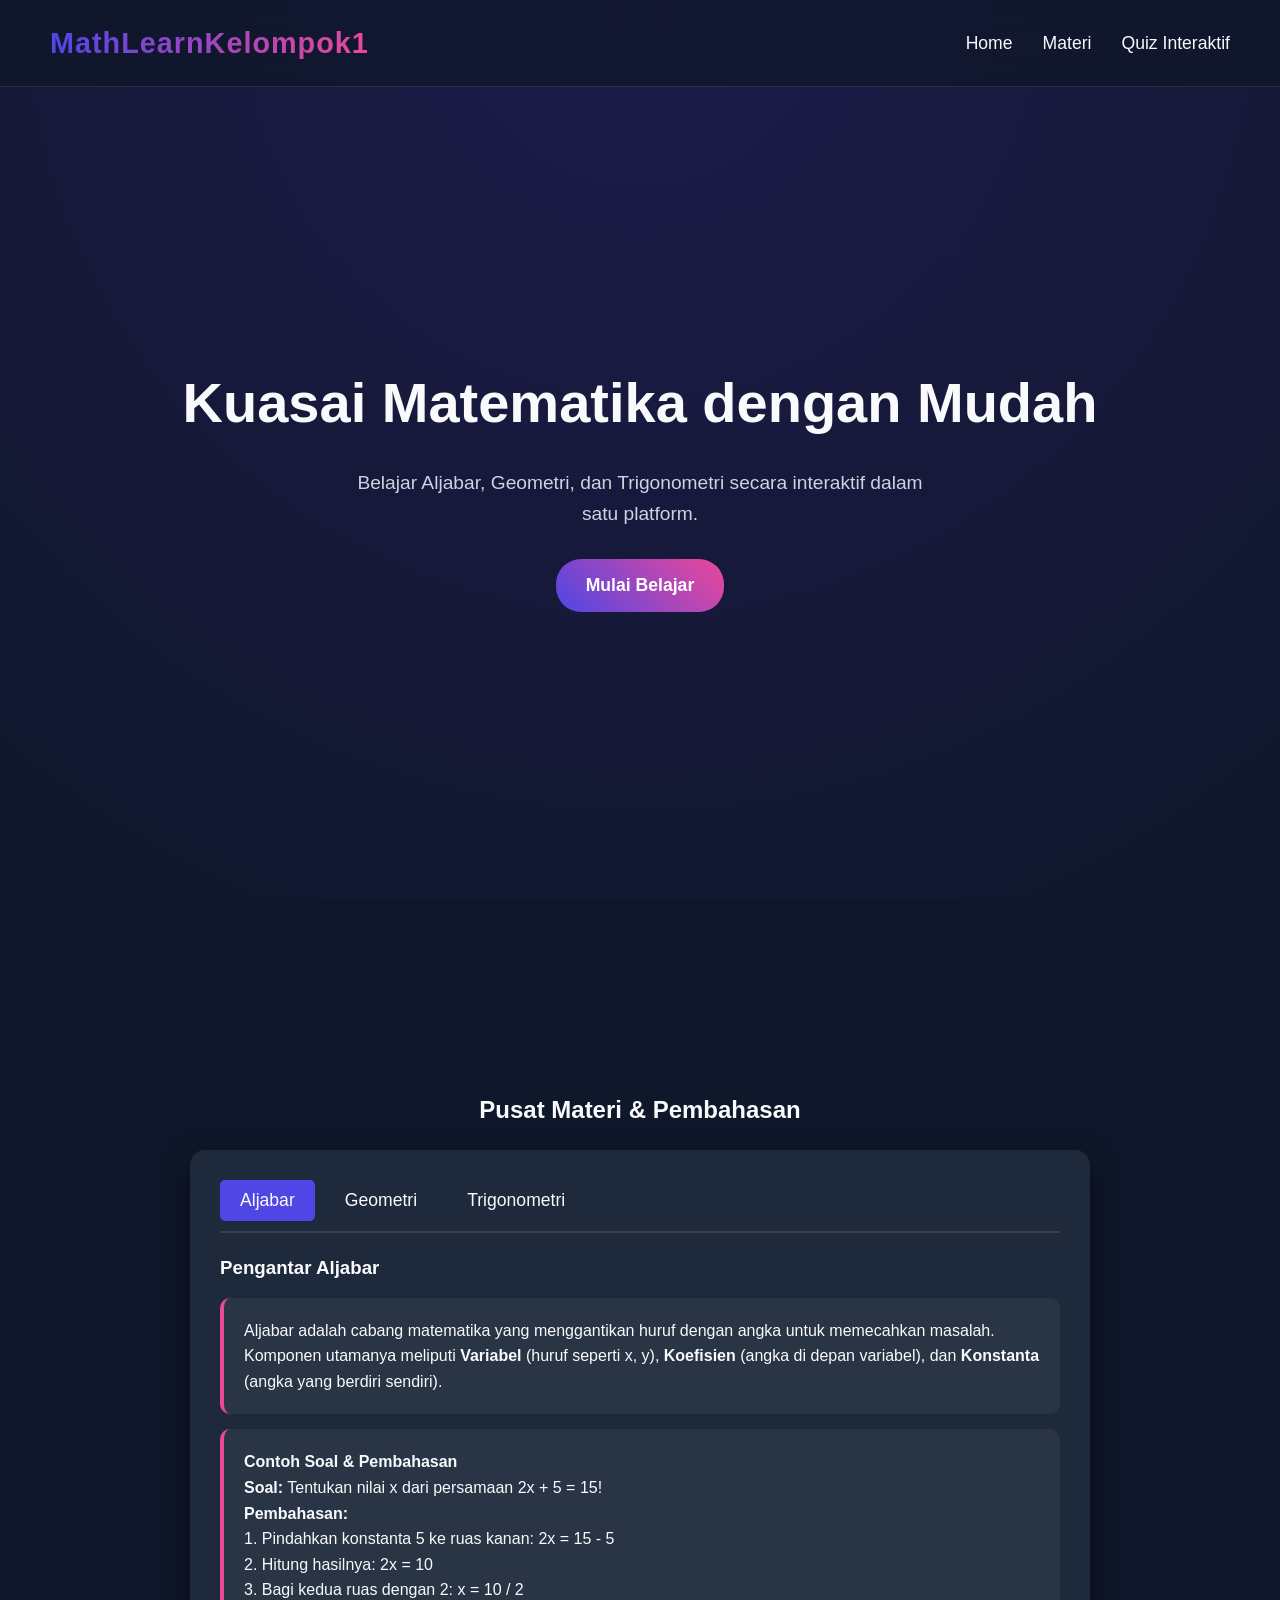
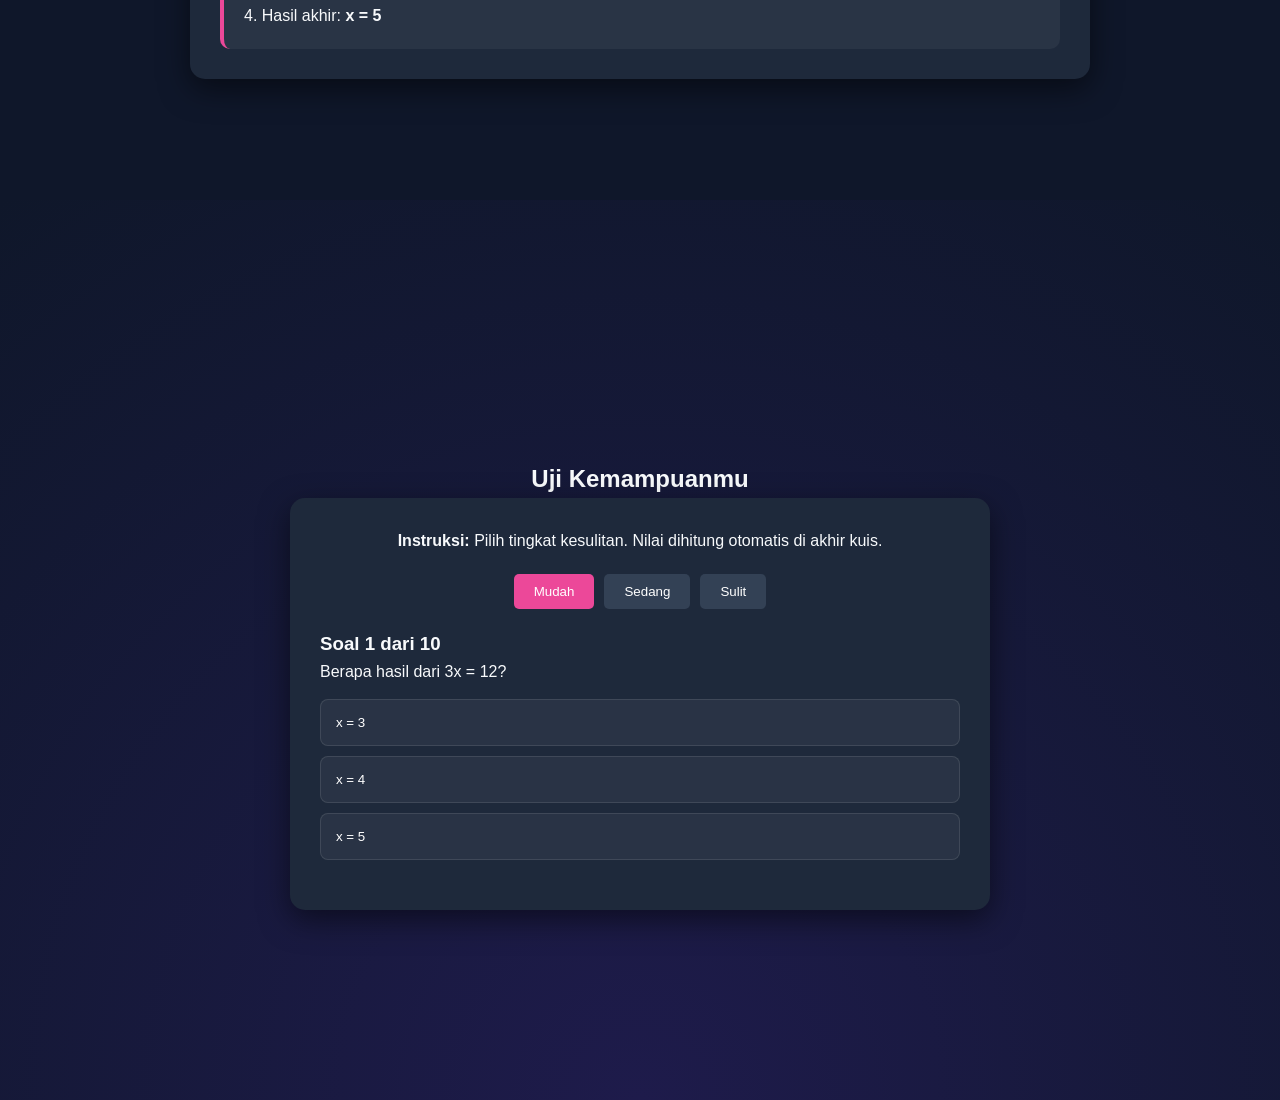
<file: index.html>
<!DOCTYPE html>
<html lang="id">
<head>
    <meta charset="UTF-8">
    <meta name="viewport" content="width=device-width, initial-scale=1.0">
    <title>MediaMathkelompok1 | Eksplorasi Matematika</title>
    <link rel="stylesheet" href="style.css">
</head>
<body>

    <nav>
        <h1>MathLearnKelompok1</h1>
        <ul class="nav-links">
            <li><a href="#home">Home</a></li>
            <li><a href="#materi">Materi</a></li>
            <li><a href="#quiz">Quiz Interaktif</a></li>
        </ul>
        <div class="hamburger" onclick="toggleSidebar()">
            <span></span>
            <span></span>
            <span></span>
        </div>
    </nav>

    <div class="sidebar" id="sidebarMenu">
        <a href="#home" onclick="toggleSidebar()">Home</a>
        <a href="#materi" onclick="toggleSidebar()">Materi</a>
        <a href="#quiz" onclick="toggleSidebar()">Quiz Interaktif</a>
    </div>

    <section id="home">
        <h2>Kuasai Matematika dengan Mudah</h2>
        <p style="font-size: 1.2rem; margin-bottom: 30px; color: #cbd5e1; max-width: 600px;">Belajar Aljabar, Geometri, dan Trigonometri secara interaktif dalam satu platform.</p>
        <a href="#materi" class="btn">Mulai Belajar</a>
    </section>

    <section id="materi">
        <h2>Pusat Materi & Pembahasan</h2>
        <div class="materi-container">
            <div class="tab-buttons">
                <button class="tab-btn active" onclick="openTab(event, 'aljabar')">Aljabar</button>
                <button class="tab-btn" onclick="openTab(event, 'geometri')">Geometri</button>
                <button class="tab-btn" onclick="openTab(event, 'trigonometri')">Trigonometri</button>
            </div>

            <div id="aljabar" class="tab-content active">
                <h3>Pengantar Aljabar</h3>
                <div class="materi-box">
                    <p>Aljabar adalah cabang matematika yang menggantikan huruf dengan angka untuk memecahkan masalah. Komponen utamanya meliputi <strong>Variabel</strong> (huruf seperti x, y), <strong>Koefisien</strong> (angka di depan variabel), dan <strong>Konstanta</strong> (angka yang berdiri sendiri).</p>
                </div>
                <div class="contoh-soal">
                    <h4>Contoh Soal & Pembahasan</h4>
                    <p><strong>Soal:</strong> Tentukan nilai x dari persamaan 2x + 5 = 15!</p>
                    <p><strong>Pembahasan:</strong><br>
                    1. Pindahkan konstanta 5 ke ruas kanan: 2x = 15 - 5<br>
                    2. Hitung hasilnya: 2x = 10<br>
                    3. Bagi kedua ruas dengan 2: x = 10 / 2<br>
                    4. Hasil akhir: <strong>x = 5</strong></p>
                </div>
            </div>

            <div id="geometri" class="tab-content">
                <h3>Dasar Geometri</h3>
                <div class="materi-box">
                    <p>Geometri mempelajari bentuk, ukuran, dan posisi bangun ruang maupun bangun datar. Salah satu konsep penting adalah <strong>Teorema Pythagoras</strong> (a² + b² = c²) yang berlaku pada segitiga siku-siku.</p>
                </div>
                <div class="contoh-soal">
                    <h4>Contoh Soal & Pembahasan</h4>
                    <p><strong>Soal:</strong> Sebuah segitiga siku-siku memiliki alas 3 cm dan tinggi 4 cm. Berapakah sisi miringnya?</p>
                    <p><strong>Pembahasan:</strong><br>
                    1. Gunakan rumus Pythagoras: c² = a² + b²<br>
                    2. Masukkan nilai: c² = 3² + 4²<br>
                    3. Hitung pangkat: c² = 9 + 16 = 25<br>
                    4. Akar dari 25: <strong>c = 5 cm</strong></p>
                </div>
            </div>

            <div id="trigonometri" class="tab-content">
                <h3>Konsep Trigonometri</h3>
                <div class="materi-box">
                    <p>Trigonometri mempelajari hubungan antara sudut dan sisi pada segitiga. Nilai dasar trigonometri meliputi: <strong>Sinus (Sin)</strong> = Depan/Miring, <strong>Cosinus (Cos)</strong> = Samping/Miring, dan <strong>Tangen (Tan)</strong> = Depan/Samping.</p>
                </div>
                <div class="contoh-soal">
                    <h4>Contoh Soal & Pembahasan</h4>
                    <p><strong>Soal:</strong> Jika Sin A = 3/5, tentukan nilai Cos A (asumsikan sudut lancip)!</p>
                    <p><strong>Pembahasan:</strong><br>
                    1. Diketahui Sisi Depan = 3, Sisi Miring = 5.<br>
                    2. Cari Sisi Samping pakai Pythagoras: √(5² - 3²) = √(25 - 9) = √16 = 4.<br>
                    3. Rumus Cos = Samping/Miring.<br>
                    4. Hasil akhir: <strong>Cos A = 4/5</strong></p>
                </div>
            </div>
        </div>
    </section>

    <section id="quiz">
        <h2>Uji Kemampuanmu</h2>
        <div class="quiz-panel">
            <p style="margin-bottom: 15px;"><strong>Instruksi:</strong> Pilih tingkat kesulitan. Nilai dihitung otomatis di akhir kuis.</p>
            
            <div class="level-selector">
                <button class="level-btn active" onclick="loadQuiz(event, 'mudah')">Mudah</button>
                <button class="level-btn" onclick="loadQuiz(event, 'sedang')">Sedang</button>
                <button class="level-btn" onclick="loadQuiz(event, 'sulit')">Sulit</button>
            </div>

            <div id="quiz-container"></div>
            
            <div id="score-board">
                Skor Anda: <span id="final-score">0</span> / 100
                <br>
                <button class="btn" style="margin-top: 20px;" onclick="loadQuiz(null, 'mudah')">Main Lagi</button>
            </div>
        </div>
    </section>

    <script src="script.js"></script>
</body>
</html>
</file>
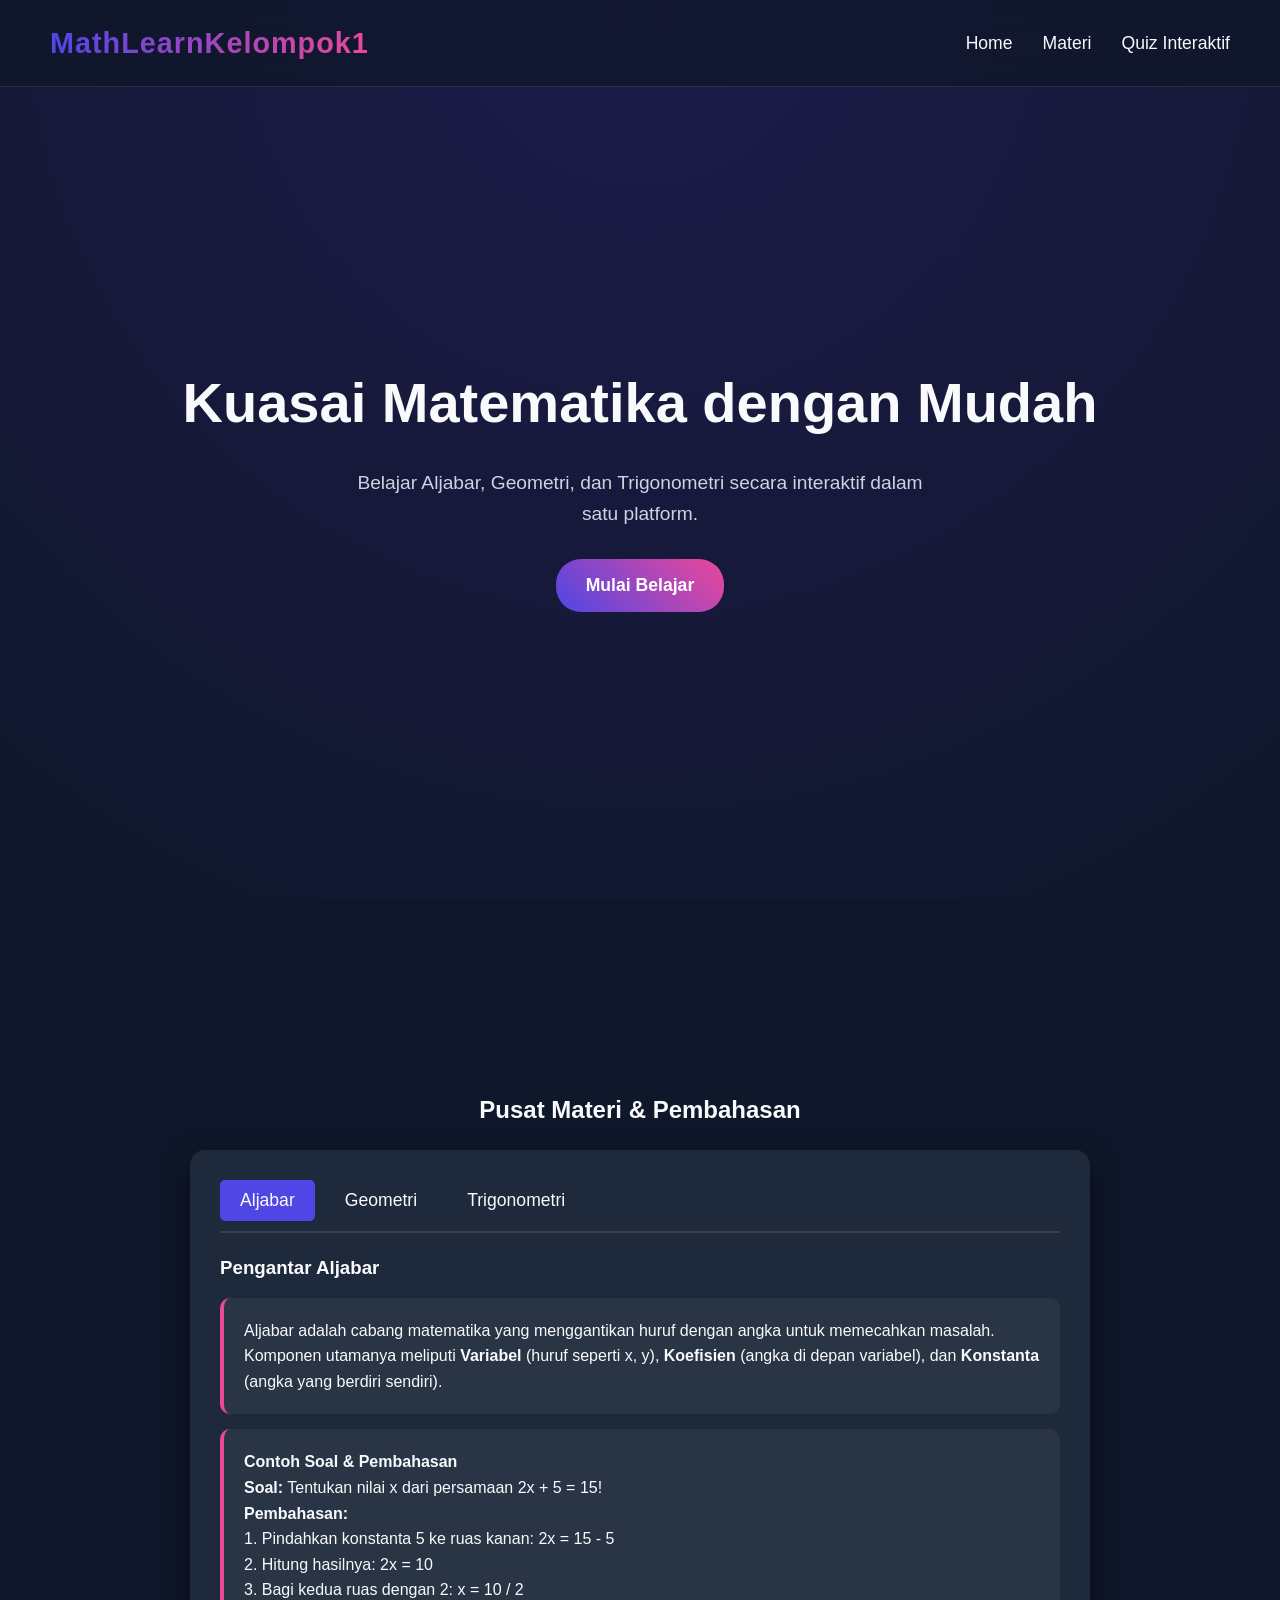
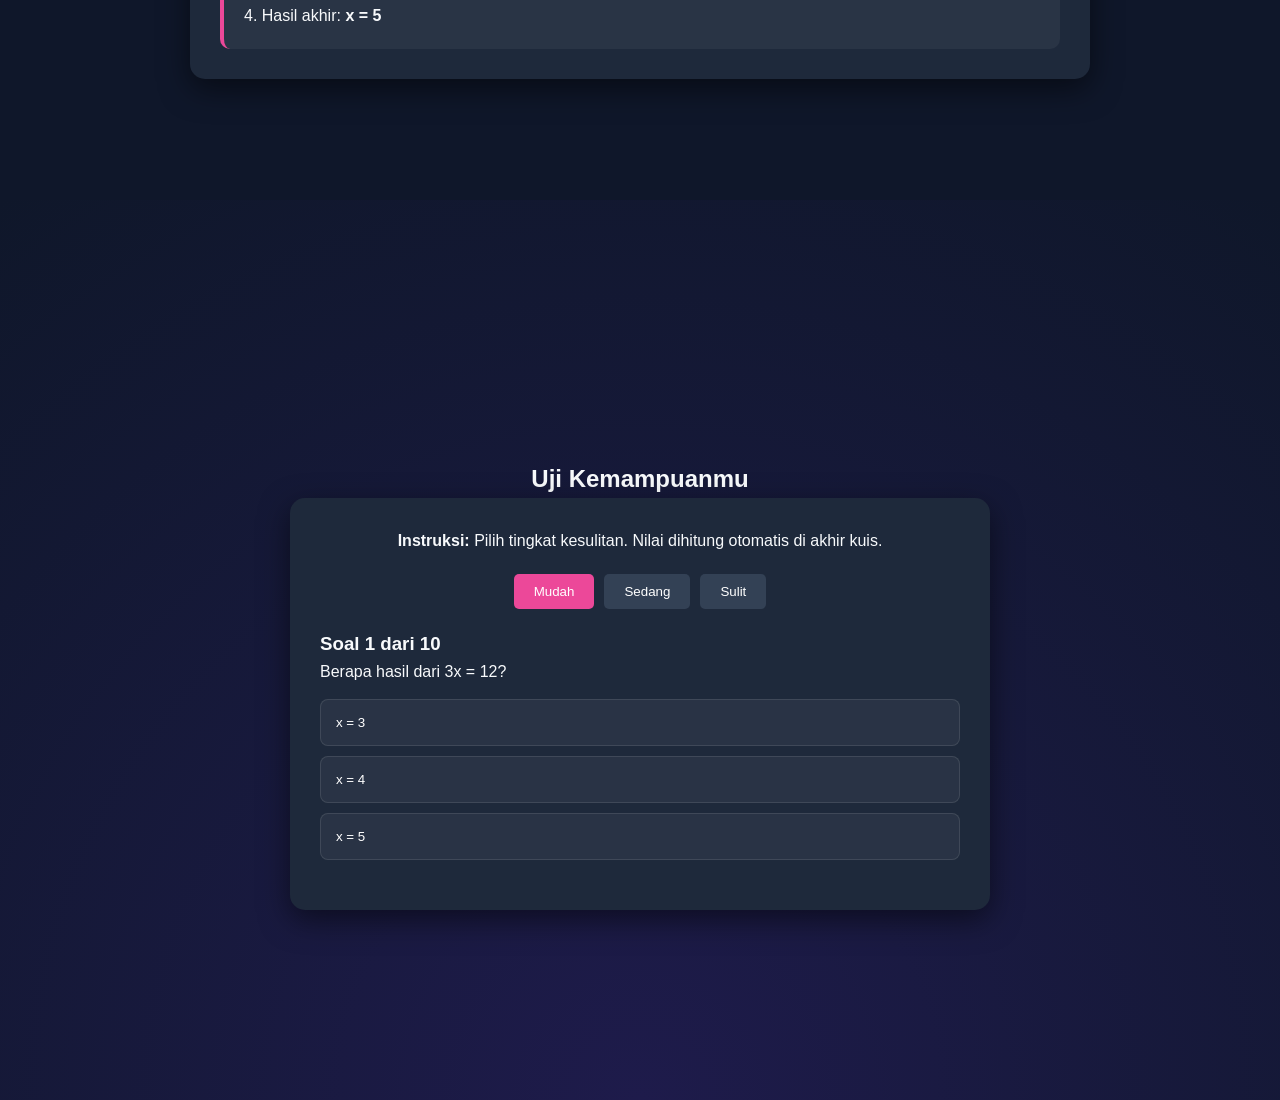
<file: kelompok1.html>
<!DOCTYPE html>
<html lang="id">
<head>
    <meta charset="UTF-8">
    <meta name="viewport" content="width=device-width, initial-scale=1.0">
    <title>MediaMathkelompok1| Eksplorasi Matematika</title>
    <style>
        :root {
            --primary: #4F46E5;
            --secondary: #ec4899;
            --bg: #0f172a;
            --surface: #1e293b;
            --text: #f8fafc;
        }

        * {
            margin: 0;
            padding: 0;
            box-sizing: border-box;
            font-family: 'Segoe UI', Tahoma, Geneva, Verdana, sans-serif;
            scroll-behavior: smooth;
        }

        body {
            background-color: var(--bg);
            color: var(--text);
            line-height: 1.6;
            overflow-x: hidden;
        }

        /* --- Navbar Desktop --- */
        nav {
            position: fixed;
            top: 0; width: 100%;
            background: rgba(15, 23, 42, 0.8);
            backdrop-filter: blur(15px);
            padding: 20px 50px;
            display: flex;
            justify-content: space-between;
            align-items: center;
            z-index: 1000;
            border-bottom: 1px solid rgba(255,255,255,0.1);
        }

        nav h1 {
            background: linear-gradient(to right, var(--primary), var(--secondary));
            -webkit-background-clip: text;
            -webkit-text-fill-color: transparent;
            font-size: 1.8rem;
            letter-spacing: 1px;
        }

        .nav-links {
            list-style: none;
            display: flex;
            gap: 30px;
        }

        .nav-links a {
            color: var(--text);
            text-decoration: none;
            font-weight: 500;
            font-size: 1.1rem;
            position: relative;
            padding-bottom: 5px;
            transition: color 0.3s ease;
        }

        .nav-links a::after {
            content: '';
            position: absolute;
            width: 0;
            height: 2px;
            bottom: 0;
            left: 50%;
            background: linear-gradient(to right, var(--primary), var(--secondary));
            transition: all 0.3s ease;
            transform: translateX(-50%);
        }

        .nav-links a:hover {
            color: var(--secondary);
        }

        .nav-links a:hover::after {
            width: 100%;
        }

        /* --- Hamburger Menu Icon --- */
        .hamburger {
            display: none;
            cursor: pointer;
            flex-direction: column;
            gap: 5px;
            z-index: 2001;
        }

        .hamburger span {
            display: block;
            width: 25px;
            height: 3px;
            background-color: var(--text);
            border-radius: 3px;
            transition: 0.3s ease;
        }

        /* --- Sidebar Slide Menu --- */
        .sidebar {
            position: fixed;
            top: 0;
            right: -300px; 
            width: 250px;
            height: 100vh;
            background: rgba(30, 41, 59, 0.95);
            backdrop-filter: blur(10px);
            box-shadow: -5px 0 20px rgba(0,0,0,0.5);
            z-index: 1500;
            padding-top: 80px;
            transition: right 0.4s cubic-bezier(0.77, 0.2, 0.05, 1.0);
            display: flex;
            flex-direction: column;
            gap: 10px;
        }

        .sidebar.active {
            right: 0; 
        }

        .sidebar a {
            padding: 15px 30px;
            text-decoration: none;
            font-size: 1.2rem;
            color: var(--text);
            font-weight: 500;
            transition: 0.3s;
            border-left: 4px solid transparent;
        }

        .sidebar a:hover {
            background: rgba(255,255,255,0.05);
            border-left: 4px solid var(--secondary);
            color: var(--secondary);
            padding-left: 40px;
        }

        @media screen and (max-width: 768px) {
            .nav-links { display: none; } 
            .hamburger { display: flex; } 
            nav { padding: 20px 30px; }
        }

        /* --- Sections --- */
        section {
            min-height: 100vh;
            padding: 120px 50px 50px;
            display: flex;
            flex-direction: column;
            align-items: center;
            justify-content: center;
        }

        #home {
            text-align: center;
            background: radial-gradient(circle at top, #1e1b4b, var(--bg));
        }

        #home h2 { font-size: 3.5rem; margin-bottom: 20px; }

        .btn {
            padding: 12px 30px;
            background: linear-gradient(45deg, var(--primary), var(--secondary));
            border: none;
            border-radius: 25px;
            color: white;
            font-weight: bold;
            font-size: 1.1rem;
            cursor: pointer;
            text-decoration: none;
            transition: transform 0.2s, box-shadow 0.2s;
        }

        .btn:hover { 
            transform: scale(1.05); 
            box-shadow: 0 5px 15px rgba(236, 72, 153, 0.4);
        }

        .materi-container {
            width: 100%;
            max-width: 900px;
            background: var(--surface);
            border-radius: 15px;
            padding: 30px;
            box-shadow: 0 10px 30px rgba(0,0,0,0.5);
            margin-top: 20px;
        }

        .tab-buttons {
            display: flex;
            gap: 10px;
            margin-bottom: 20px;
            border-bottom: 2px solid rgba(255,255,255,0.1);
            padding-bottom: 10px;
            flex-wrap: wrap;
        }

        .tab-btn {
            background: transparent;
            color: var(--text);
            border: none;
            padding: 10px 20px;
            cursor: pointer;
            font-size: 1.1rem;
            border-radius: 5px;
            transition: 0.3s;
        }

        .tab-btn.active, .tab-btn:hover { background: var(--primary); }
        .tab-content { display: none; }
        .tab-content.active { display: block; animation: fadeIn 0.5s ease; }

        @keyframes fadeIn {
            from { opacity: 0; transform: translateY(10px); }
            to { opacity: 1; transform: translateY(0); }
        }

        .materi-box, .contoh-soal {
            background: rgba(255,255,255,0.05);
            padding: 20px;
            border-radius: 10px;
            margin-top: 15px;
            border-left: 4px solid var(--secondary);
        }

        #quiz { background: radial-gradient(circle at bottom, #1e1b4b, var(--bg)); }

        .quiz-panel {
            width: 100%;
            max-width: 700px;
            background: var(--surface);
            padding: 30px;
            border-radius: 15px;
            text-align: center;
            box-shadow: 0 10px 30px rgba(0,0,0,0.5);
        }

        .level-selector { margin: 20px 0; display: flex; justify-content: center; gap: 10px; }
        .level-btn {
            padding: 10px 20px; background: #334155; border: none;
            color: white; border-radius: 5px; cursor: pointer; transition: 0.3s;
        }
        .level-btn.active { background: var(--secondary); }
        .level-btn:hover { background: var(--primary); }

        .question-box { margin: 20px 0; text-align: left; display: none; }
        .options { display: flex; flex-direction: column; gap: 10px; margin-top: 15px; }
        .option-btn {
            padding: 15px; background: rgba(255,255,255,0.05); border: 1px solid rgba(255,255,255,0.1);
            color: white; border-radius: 8px; cursor: pointer; text-align: left; transition: 0.2s;
        }
        .option-btn:hover { background: var(--primary); border-color: var(--primary); }
        #score-board { display: none; margin-top: 20px; font-size: 1.5rem; color: #4ade80; font-weight: bold; }
    </style>
</head>
<body>

    <nav>
        <h1>MathLearnKelompok1</h1>
        <ul class="nav-links">
            <li><a href="#home">Home</a></li>
            <li><a href="#materi">Materi</a></li>
            <li><a href="#quiz">Quiz Interaktif</a></li>
        </ul>
        <div class="hamburger" onclick="toggleSidebar()">
            <span></span>
            <span></span>
            <span></span>
        </div>
    </nav>

    <div class="sidebar" id="sidebarMenu">
        <a href="#home" onclick="toggleSidebar()">Home</a>
        <a href="#materi" onclick="toggleSidebar()">Materi</a>
        <a href="#quiz" onclick="toggleSidebar()">Quiz Interaktif</a>
    </div>

    <section id="home">
        <h2>Kuasai Matematika dengan Mudah</h2>
        <p style="font-size: 1.2rem; margin-bottom: 30px; color: #cbd5e1; max-width: 600px;">Belajar Aljabar, Geometri, dan Trigonometri secara interaktif dalam satu platform.</p>
        <a href="#materi" class="btn">Mulai Belajar</a>
    </section>

    <section id="materi">
        <h2>Pusat Materi & Pembahasan</h2>
        <div class="materi-container">
            <div class="tab-buttons">
                <button class="tab-btn active" onclick="openTab(event, 'aljabar')">Aljabar</button>
                <button class="tab-btn" onclick="openTab(event, 'geometri')">Geometri</button>
                <button class="tab-btn" onclick="openTab(event, 'trigonometri')">Trigonometri</button>
            </div>

            <div id="aljabar" class="tab-content active">
                <h3>Pengantar Aljabar</h3>
                <div class="materi-box">
                    <p>Aljabar adalah cabang matematika yang menggantikan huruf dengan angka untuk memecahkan masalah. Komponen utamanya meliputi <strong>Variabel</strong> (huruf seperti x, y), <strong>Koefisien</strong> (angka di depan variabel), dan <strong>Konstanta</strong> (angka yang berdiri sendiri).</p>
                </div>
                <div class="contoh-soal">
                    <h4>Contoh Soal & Pembahasan</h4>
                    <p><strong>Soal:</strong> Tentukan nilai x dari persamaan 2x + 5 = 15!</p>
                    <p><strong>Pembahasan:</strong><br>
                    1. Pindahkan konstanta 5 ke ruas kanan: 2x = 15 - 5<br>
                    2. Hitung hasilnya: 2x = 10<br>
                    3. Bagi kedua ruas dengan 2: x = 10 / 2<br>
                    4. Hasil akhir: <strong>x = 5</strong></p>
                </div>
            </div>

            <div id="geometri" class="tab-content">
                <h3>Dasar Geometri</h3>
                <div class="materi-box">
                    <p>Geometri mempelajari bentuk, ukuran, dan posisi bangun ruang maupun bangun datar. Salah satu konsep penting adalah <strong>Teorema Pythagoras</strong> (a² + b² = c²) yang berlaku pada segitiga siku-siku.</p>
                </div>
                <div class="contoh-soal">
                    <h4>Contoh Soal & Pembahasan</h4>
                    <p><strong>Soal:</strong> Sebuah segitiga siku-siku memiliki alas 3 cm dan tinggi 4 cm. Berapakah sisi miringnya?</p>
                    <p><strong>Pembahasan:</strong><br>
                    1. Gunakan rumus Pythagoras: c² = a² + b²<br>
                    2. Masukkan nilai: c² = 3² + 4²<br>
                    3. Hitung pangkat: c² = 9 + 16 = 25<br>
                    4. Akar dari 25: <strong>c = 5 cm</strong></p>
                </div>
            </div>

            <div id="trigonometri" class="tab-content">
                <h3>Konsep Trigonometri</h3>
                <div class="materi-box">
                    <p>Trigonometri mempelajari hubungan antara sudut dan sisi pada segitiga. Nilai dasar trigonometri meliputi: <strong>Sinus (Sin)</strong> = Depan/Miring, <strong>Cosinus (Cos)</strong> = Samping/Miring, dan <strong>Tangen (Tan)</strong> = Depan/Samping.</p>
                </div>
                <div class="contoh-soal">
                    <h4>Contoh Soal & Pembahasan</h4>
                    <p><strong>Soal:</strong> Jika Sin A = 3/5, tentukan nilai Cos A (asumsikan sudut lancip)!</p>
                    <p><strong>Pembahasan:</strong><br>
                    1. Diketahui Sisi Depan = 3, Sisi Miring = 5.<br>
                    2. Cari Sisi Samping pakai Pythagoras: √(5² - 3²) = √(25 - 9) = √16 = 4.<br>
                    3. Rumus Cos = Samping/Miring.<br>
                    4. Hasil akhir: <strong>Cos A = 4/5</strong></p>
                </div>
            </div>
        </div>
    </section>

    <section id="quiz">
        <h2>Uji Kemampuanmu</h2>
        <div class="quiz-panel">
            <p style="margin-bottom: 15px;"><strong>Instruksi:</strong> Pilih tingkat kesulitan. Nilai dihitung otomatis di akhir kuis.</p>
            
            <div class="level-selector">
                <button class="level-btn active" onclick="loadQuiz(event, 'mudah')">Mudah</button>
                <button class="level-btn" onclick="loadQuiz(event, 'sedang')">Sedang</button>
                <button class="level-btn" onclick="loadQuiz(event, 'sulit')">Sulit</button>
            </div>

            <div id="quiz-container"></div>
            
            <div id="score-board">
                Skor Anda: <span id="final-score">0</span> / 100
                <br>
                <button class="btn" style="margin-top: 20px;" onclick="loadQuiz(null, 'mudah')">Main Lagi</button>
            </div>
        </div>
    </section>

    <script>
        // --- LOGIKA SIDEBAR MENU ---
        function toggleSidebar() {
            const sidebar = document.getElementById("sidebarMenu");
            sidebar.classList.toggle("active");
            
            const spans = document.querySelectorAll('.hamburger span');
            if(sidebar.classList.contains('active')) {
                spans[0].style.transform = 'rotate(45deg) translate(5px, 5px)';
                spans[1].style.opacity = '0';
                spans[2].style.transform = 'rotate(-45deg) translate(7px, -6px)';
            } else {
                spans[0].style.transform = 'none';
                spans[1].style.opacity = '1';
                spans[2].style.transform = 'none';
            }
        }

        // --- SCRIPT MATERI YANG DIPERBAIKI ---
        function openTab(evt, tabName) {
            let i, x, btns;
            x = document.getElementsByClassName("tab-content");
            btns = document.getElementsByClassName("tab-btn");
            for (i = 0; i < x.length; i++) {
                x[i].style.display = "none";
                x[i].classList.remove("active");
                btns[i].classList.remove("active");
            }
            document.getElementById(tabName).style.display = "block";
            setTimeout(() => document.getElementById(tabName).classList.add("active"), 10);
            
            // Pengamanan fungsi event
            if(evt && evt.currentTarget) {
                evt.currentTarget.classList.add("active");
            }
        }

        // --- SCRIPT KUIS YANG DIPERBAIKI (10 SOAL PER LEVEL) ---
        const soalKuis = {
            mudah: [
                { q: "Berapa hasil dari 3x = 12?", options: ["x = 3", "x = 4", "x = 5"], answer: 1 },
                { q: "Bangun datar yang memiliki 3 sisi adalah?", options: ["Persegi", "Lingkaran", "Segitiga"], answer: 2 },
                { q: "Nilai dari 5 + 3x, jika x = 2 adalah?", options: ["10", "11", "16"], answer: 1 },
                { q: "Berapa besar sudut siku-siku?", options: ["45°", "90°", "180°"], answer: 1 },
                { q: "Rumus keliling persegi dengan sisi 's' adalah?", options: ["s²", "4s", "2s"], answer: 1 },
                { q: "Jika 2x + 4 = 10, berapakah nilai x?", options: ["2", "3", "4"], answer: 1 },
                { q: "Segitiga yang ketiga sisinya sama panjang disebut?", options: ["Sama kaki", "Siku-siku", "Sama sisi"], answer: 2 },
                { q: "Berapakah hasil dari 7² (Tujuh pangkat dua)?", options: ["14", "49", "21"], answer: 1 },
                { q: "Pada segitiga siku-siku, sisi terpanjang disebut?", options: ["Alas", "Tinggi", "Hipotenusa"], answer: 2 },
                { q: "Jika y - 5 = 15, maka nilai y adalah?", options: ["10", "20", "25"], answer: 1 }
            ],
            sedang: [
                { q: "Luas segitiga dengan alas 10 cm dan tinggi 5 cm adalah?", options: ["25 cm²", "50 cm²", "15 cm²"], answer: 0 },
                { q: "Nilai Sin 30° adalah?", options: ["1/2", "1", "0"], answer: 0 },
                { q: "Jika 3(x - 2) = 15, nilai x adalah?", options: ["5", "7", "9"], answer: 1 },
                { q: "Berapa luas lingkaran dengan jari-jari 7 cm? (π = 22/7)", options: ["44 cm²", "154 cm²", "49 cm²"], answer: 1 },
                { q: "Nilai Cos 90° adalah?", options: ["1", "1/2", "0"], answer: 2 },
                { q: "Sebuah persegi panjang memiliki panjang 8 cm dan lebar 5 cm. Kelilingnya adalah?", options: ["26 cm", "40 cm", "13 cm"], answer: 0 },
                { q: "Hasil pemfaktoran dari x² + 5x + 6 adalah?", options: ["(x+1)(x+6)", "(x+2)(x+3)", "(x-2)(x-3)"], answer: 1 },
                { q: "Nilai Tan 45° adalah?", options: ["0", "1", "Tak terhingga"], answer: 1 },
                { q: "Panjang diagonal ruang pada kubus dengan rusuk 'a' adalah?", options: ["a√2", "a√3", "2a"], answer: 1 },
                { q: "Penyelesaian dari 2x + y = 5 dan x - y = 1 adalah?", options: ["x=1, y=2", "x=2, y=1", "x=3, y=-1"], answer: 1 }
            ],
            sulit: [
                { q: "Jika x² - 5x + 6 = 0, maka akar-akarnya adalah?", options: ["-2 dan -3", "2 dan 3", "1 dan 6"], answer: 1 },
                { q: "Nilai dari Cos 60° + Sin 30° adalah?", options: ["1", "1/2", "2"], answer: 0 },
                { q: "Sebuah segitiga memiliki sisi 5, 12, dan 13. Apakah jenis segitiga tersebut?", options: ["Lancip", "Tumpul", "Siku-siku"], answer: 2 },
                { q: "Nilai dari (Sin 45°)² + (Cos 45°)² adalah?", options: ["0", "1", "2"], answer: 1 },
                { q: "Tentukan nilai x dari persamaan kuadrat 2x² - 8x + 8 = 0!", options: ["2", "-2", "4"], answer: 0 },
                { q: "Jika panjang bayangan tiang 4 m adalah 3 m, berapa tinggi pohon yang bayangannya 15 m pada saat yang sama?", options: ["12 m", "15 m", "20 m"], answer: 2 },
                { q: "Diketahui barisan aritmatika 2, 5, 8, 11... Suku ke-10 adalah?", options: ["27", "29", "31"], answer: 1 },
                { q: "Nilai maksimum dari fungsi kuadrat y = -x² + 4x - 3 adalah?", options: ["1", "3", "5"], answer: 0 },
                { q: "Identitas Sin²x + Cos²x = 1 didasarkan pada teorema?", options: ["Thales", "Pythagoras", "Stewart"], answer: 1 },
                { q: "Sebuah kubus memiliki volume 343 cm³. Berapa luas permukaannya?", options: ["294 cm²", "196 cm²", "256 cm²"], answer: 0 }
            ]
        };

        let soalSaatIni = []; let indexSoal = 0; let skor = 0;

        function loadQuiz(evt, level) {
            document.getElementById('score-board').style.display = "none";
            let btns = document.getElementsByClassName("level-btn");
            for (let i = 0; i < btns.length; i++) btns[i].classList.remove("active");
            
            // Pengamanan fungsi event
            if(evt && evt.currentTarget) {
                evt.currentTarget.classList.add("active");
            } else {
                // Default fallback untuk 'Mudah' jika tidak ada event klik
                btns[0].classList.add("active"); 
            }

            soalSaatIni = soalKuis[level]; indexSoal = 0; skor = 0;
            renderSoal();
        }

        function renderSoal() {
            const container = document.getElementById('quiz-container');
            container.innerHTML = ""; 
            if (indexSoal < soalSaatIni.length) {
                let s = soalSaatIni[indexSoal];
                let box = document.createElement('div');
                box.className = 'question-box';
                box.style.display = 'block';
                let qHtml = `<h3>Soal ${indexSoal + 1} dari ${soalSaatIni.length}</h3><p style="margin-bottom: 10px;">${s.q}</p><div class="options">`;
                s.options.forEach((opt, idx) => {
                    qHtml += `<button class="option-btn" onclick="cekJawaban(${idx})">${opt}</button>`;
                });
                qHtml += `</div>`;
                box.innerHTML = qHtml;
                container.appendChild(box);
            } else { tampilkanSkor(); }
        }

        function cekJawaban(idxDipilih) {
            if (idxDipilih === soalSaatIni[indexSoal].answer) skor += (100 / soalSaatIni.length);
            indexSoal++; renderSoal();
        }

        function tampilkanSkor() {
            document.getElementById('score-board').style.display = "block";
            document.getElementById('final-score').innerText = Math.round(skor);
        }

        // Inisialisasi awal saat web dibuka
        window.onload = () => { 
            soalSaatIni = soalKuis['mudah']; 
            renderSoal(); 
        };
    </script>
</body>
</html>
</file>
<file: style.css>
:root {
    --primary: #4F46E5;
    --secondary: #ec4899;
    --bg: #0f172a;
    --surface: #1e293b;
    --text: #f8fafc;
}

* {
    margin: 0;
    padding: 0;
    box-sizing: border-box;
    font-family: 'Segoe UI', Tahoma, Geneva, Verdana, sans-serif;
    scroll-behavior: smooth;
}

body {
    background-color: var(--bg);
    color: var(--text);
    line-height: 1.6;
    overflow-x: hidden;
}

/* --- Navbar Desktop --- */
nav {
    position: fixed;
    top: 0; width: 100%;
    background: rgba(15, 23, 42, 0.8);
    backdrop-filter: blur(15px);
    padding: 20px 50px;
    display: flex;
    justify-content: space-between;
    align-items: center;
    z-index: 1000;
    border-bottom: 1px solid rgba(255,255,255,0.1);
}

nav h1 {
    background: linear-gradient(to right, var(--primary), var(--secondary));
    -webkit-background-clip: text;
    -webkit-text-fill-color: transparent;
    font-size: 1.8rem;
    letter-spacing: 1px;
}

.nav-links {
    list-style: none;
    display: flex;
    gap: 30px;
}

.nav-links a {
    color: var(--text);
    text-decoration: none;
    font-weight: 500;
    font-size: 1.1rem;
    position: relative;
    padding-bottom: 5px;
    transition: color 0.3s ease;
}

.nav-links a::after {
    content: '';
    position: absolute;
    width: 0;
    height: 2px;
    bottom: 0;
    left: 50%;
    background: linear-gradient(to right, var(--primary), var(--secondary));
    transition: all 0.3s ease;
    transform: translateX(-50%);
}

.nav-links a:hover {
    color: var(--secondary);
}

.nav-links a:hover::after {
    width: 100%;
}

/* --- Hamburger Menu Icon --- */
.hamburger {
    display: none;
    cursor: pointer;
    flex-direction: column;
    gap: 5px;
    z-index: 2001;
}

.hamburger span {
    display: block;
    width: 25px;
    height: 3px;
    background-color: var(--text);
    border-radius: 3px;
    transition: 0.3s ease;
}

/* --- Sidebar Slide Menu --- */
.sidebar {
    position: fixed;
    top: 0;
    right: -300px; 
    width: 250px;
    height: 100vh;
    background: rgba(30, 41, 59, 0.95);
    backdrop-filter: blur(10px);
    box-shadow: -5px 0 20px rgba(0,0,0,0.5);
    z-index: 1500;
    padding-top: 80px;
    transition: right 0.4s cubic-bezier(0.77, 0.2, 0.05, 1.0);
    display: flex;
    flex-direction: column;
    gap: 10px;
}

.sidebar.active {
    right: 0; 
}

.sidebar a {
    padding: 15px 30px;
    text-decoration: none;
    font-size: 1.2rem;
    color: var(--text);
    font-weight: 500;
    transition: 0.3s;
    border-left: 4px solid transparent;
}

.sidebar a:hover {
    background: rgba(255,255,255,0.05);
    border-left: 4px solid var(--secondary);
    color: var(--secondary);
    padding-left: 40px;
}

@media screen and (max-width: 768px) {
    .nav-links { display: none; } 
    .hamburger { display: flex; } 
    nav { padding: 20px 30px; }
}

/* --- Sections --- */
section {
    min-height: 100vh;
    padding: 120px 50px 50px;
    display: flex;
    flex-direction: column;
    align-items: center;
    justify-content: center;
}

#home {
    text-align: center;
    background: radial-gradient(circle at top, #1e1b4b, var(--bg));
}

#home h2 { font-size: 3.5rem; margin-bottom: 20px; }

.btn {
    padding: 12px 30px;
    background: linear-gradient(45deg, var(--primary), var(--secondary));
    border: none;
    border-radius: 25px;
    color: white;
    font-weight: bold;
    font-size: 1.1rem;
    cursor: pointer;
    text-decoration: none;
    transition: transform 0.2s, box-shadow 0.2s;
}

.btn:hover { 
    transform: scale(1.05); 
    box-shadow: 0 5px 15px rgba(236, 72, 153, 0.4);
}

.materi-container {
    width: 100%;
    max-width: 900px;
    background: var(--surface);
    border-radius: 15px;
    padding: 30px;
    box-shadow: 0 10px 30px rgba(0,0,0,0.5);
    margin-top: 20px;
}

.tab-buttons {
    display: flex;
    gap: 10px;
    margin-bottom: 20px;
    border-bottom: 2px solid rgba(255,255,255,0.1);
    padding-bottom: 10px;
    flex-wrap: wrap;
}

.tab-btn {
    background: transparent;
    color: var(--text);
    border: none;
    padding: 10px 20px;
    cursor: pointer;
    font-size: 1.1rem;
    border-radius: 5px;
    transition: 0.3s;
}

.tab-btn.active, .tab-btn:hover { background: var(--primary); }
.tab-content { display: none; }
.tab-content.active { display: block; animation: fadeIn 0.5s ease; }

@keyframes fadeIn {
    from { opacity: 0; transform: translateY(10px); }
    to { opacity: 1; transform: translateY(0); }
}

.materi-box, .contoh-soal {
    background: rgba(255,255,255,0.05);
    padding: 20px;
    border-radius: 10px;
    margin-top: 15px;
    border-left: 4px solid var(--secondary);
}

#quiz { background: radial-gradient(circle at bottom, #1e1b4b, var(--bg)); }

.quiz-panel {
    width: 100%;
    max-width: 700px;
    background: var(--surface);
    padding: 30px;
    border-radius: 15px;
    text-align: center;
    box-shadow: 0 10px 30px rgba(0,0,0,0.5);
}

.level-selector { margin: 20px 0; display: flex; justify-content: center; gap: 10px; }
.level-btn {
    padding: 10px 20px; background: #334155; border: none;
    color: white; border-radius: 5px; cursor: pointer; transition: 0.3s;
}
.level-btn.active { background: var(--secondary); }
.level-btn:hover { background: var(--primary); }

.question-box { margin: 20px 0; text-align: left; display: none; }
.options { display: flex; flex-direction: column; gap: 10px; margin-top: 15px; }
.option-btn {
    padding: 15px; background: rgba(255,255,255,0.05); border: 1px solid rgba(255,255,255,0.1);
    color: white; border-radius: 8px; cursor: pointer; text-align: left; transition: 0.2s;
}
.option-btn:hover { background: var(--primary); border-color: var(--primary); }
#score-board { display: none; margin-top: 20px; font-size: 1.5rem; color: #4ade80; font-weight: bold; }
</file>
